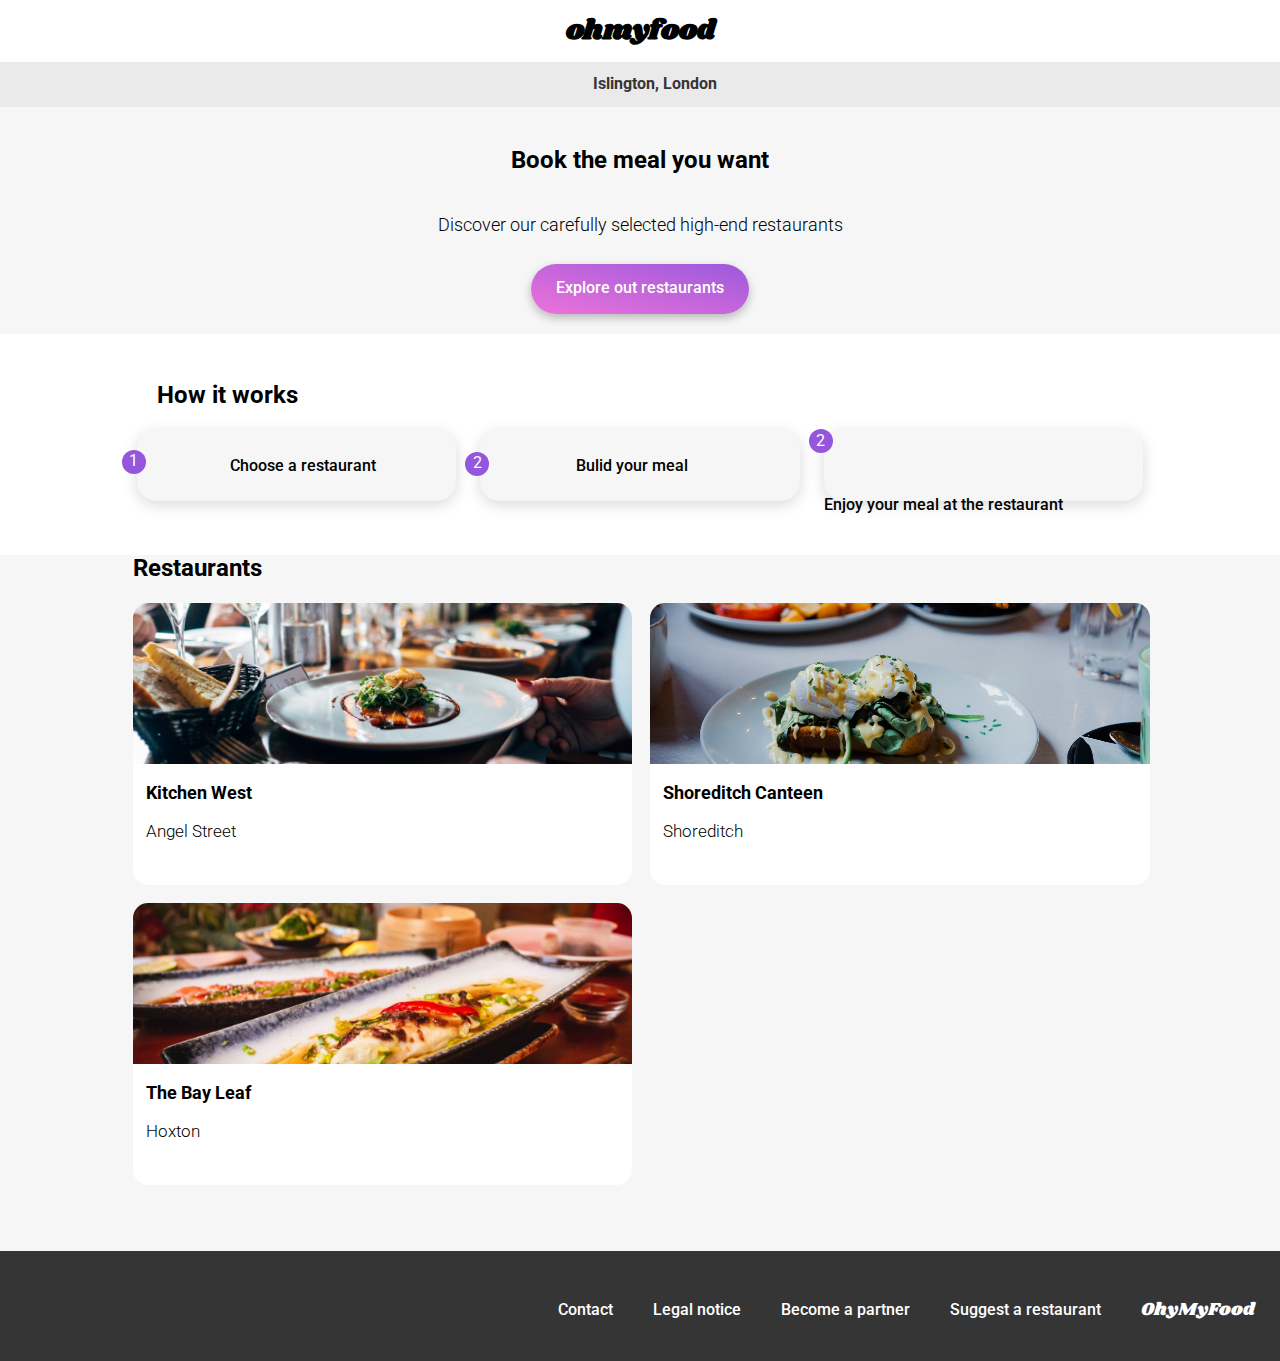
<file: index.html>
<!DOCTYPE html>
<html lang="en">
  <head>
    <meta charset="UTF-8" />
    <meta name="viewport" content="width=device-width, initial-scale=1.0" />
    <title>Document</title>
    <link rel="preconnect" href="https://fonts.googleapis.com" />
    <link rel="preconnect" href="https://fonts.gstatic.com" crossorigin />
    <link
      href="https://fonts.googleapis.com/css2?family=Roboto:ital,wght@0,100;0,300;0,500;0,700;0,900;1,100;1,300;1,400;1,500;1,700;1,900&family=Shrikhand&display=swap"
      rel="stylesheet"
    />
    <link
      rel="stylesheet"
      href="https://cdnjs.cloudflare.com/ajax/libs/font-awesome/6.2.1/css/all.min.css"
      integrity="sha512-MV7K8+y+gLIBoVD59lQIYicR65iaqukzvf/nwasF0nqhPay5w/9lJmVM2hMDcnK1OnMGCdVK+iQrJ7lzPJQd1w=="
      crossorigin="anonymous"
      referrerpolicy="no-referrer"
    />
    <link rel="stylesheet" href="./styles/style.css" />
  </head>

  <body class="home-page">
    <header>
      <h1 class="logo">ohmyfood</h1>
    </header>
    <main>
      <div class="location">
        <i class="fa-solid fa-location-dot location_icon"></i>
        <h2 class="location_text">Islington, London</h2>
      </div>
      <div class="book-meal">
        <h2 class="book-meal_title">Book the meal you want</h2>
        <p class="book-meal_description">
          Discover our carefully selected high-end restaurants
        </p>
        <div class="button">
          <button class="btn">Explore out restaurants</button>
        </div>
      </div>
      <div class="container">
        <div class="howitworks">
          <h2 class="hiw_title">How it works</h2>
          <div class="hiw_items">
            <div class="hiw_box">
              <div class="circle">
                <p>1</p>
              </div>
              <i class="fa-solid fa-mobile-screen-button hiw_box_mobile"></i>
              <h2 class="hiw_box_text">Choose a restaurant</h2>
            </div>

            <div class="hiw_box">
              <div class="circle">
                <p>2</p>
              </div>

              <i class="fa-solid fa-list-ul hiw_box_list"></i>

              <h2 class="hiw_box_text">Bulid your meal</h2>
            </div>

            <div class="hiw_box">
              <div class="circle">
                <p>2</p>
              </div>

              <i class="fa-solid fa-list-ul hiw_box_list"></i>

              <h2 class="hiw_box_text">Enjoy your meal at the restaurant</h2>
            </div>
          </div>
        </div>
      </div>

      <section class="rest">
        <div class="container">
          <h2>Restaurants</h2>
          <div class="card">
            <div class="cards">
              <img
                src="Images+and+text+ohmyfood (1)/Images and text Ohmyfood/images/restaurants/jay-wennington-N_Y88TWmGwA-unsplash.jpg"
              />

              <h3>Kitchen West <i class="fa-regular fa-heart"></i></h3>

              <p>Angel Street</p>
            </div>

            <div class="cards">
              <img
                src="./Images+and+text+ohmyfood (1)/Images and text Ohmyfood/images/restaurants/toa-heftiba-DQKerTsQwi0-unsplash.jpg"
              />

              <h3>Shoreditch Canteen</h3>
              <p>Shoreditch</p>
            </div>

            <div class="cards">
              <img
                src="Images+and+text+ohmyfood (1)/Images and text Ohmyfood/images/restaurants/louis-hansel-shotsoflouis-qNBGVyOCY8Q-unsplash.jpg"
              />

              <h3>The Bay Leaf</h3>
              <p>Hoxton</p>
            </div>
          </div>
        </div>
      </section>
    </main>
    <footer>
      <h4>OhyMyFood</h4>
      <p>Suggest a restaurant</p>
      <p>Become a partner</p>
      <p>Legal notice</p>
      <p>Contact</p>
    </footer>
  </body>
</html>
</file>
<file: styles/style.css>
/*! normalize.css v8.0.1 | MIT License | github.com/necolas/normalize.css */
/* Document
   ========================================================================== */
/**
 * 1. Correct the line height in all browsers.
 * 2. Prevent adjustments of font size after orientation changes in iOS.
 */
html {
  line-height: 1.15; /* 1 */
  -webkit-text-size-adjust: 100%; /* 2 */
}

/* Sections
   ========================================================================== */
/**
 * Remove the margin in all browsers.
 */
body {
  margin: 0;
}

/**
 * Render the `main` element consistently in IE.
 */
main {
  display: block;
}

/**
 * Correct the font size and margin on `h1` elements within `section` and
 * `article` contexts in Chrome, Firefox, and Safari.
 */
h1 {
  font-size: 2em;
  margin: 0.67em 0;
}

/* Grouping content
   ========================================================================== */
/**
 * 1. Add the correct box sizing in Firefox.
 * 2. Show the overflow in Edge and IE.
 */
hr {
  box-sizing: content-box; /* 1 */
  height: 0; /* 1 */
  overflow: visible; /* 2 */
}

/**
 * 1. Correct the inheritance and scaling of font size in all browsers.
 * 2. Correct the odd `em` font sizing in all browsers.
 */
pre {
  font-family: monospace, monospace; /* 1 */
  font-size: 1em; /* 2 */
}

/* Text-level semantics
   ========================================================================== */
/**
 * Remove the gray background on active links in IE 10.
 */
a {
  background-color: transparent;
}

/**
 * 1. Remove the bottom border in Chrome 57-
 * 2. Add the correct text decoration in Chrome, Edge, IE, Opera, and Safari.
 */
abbr[title] {
  border-bottom: none; /* 1 */
  text-decoration: underline; /* 2 */
  text-decoration: underline dotted; /* 2 */
}

/**
 * Add the correct font weight in Chrome, Edge, and Safari.
 */
b,
strong {
  font-weight: bolder;
}

/**
 * 1. Correct the inheritance and scaling of font size in all browsers.
 * 2. Correct the odd `em` font sizing in all browsers.
 */
code,
kbd,
samp {
  font-family: monospace, monospace; /* 1 */
  font-size: 1em; /* 2 */
}

/**
 * Add the correct font size in all browsers.
 */
small {
  font-size: 80%;
}

/**
 * Prevent `sub` and `sup` elements from affecting the line height in
 * all browsers.
 */
sub,
sup {
  font-size: 75%;
  line-height: 0;
  position: relative;
  vertical-align: baseline;
}

sub {
  bottom: -0.25em;
}

sup {
  top: -0.5em;
}

/* Embedded content
   ========================================================================== */
/**
 * Remove the border on images inside links in IE 10.
 */
img {
  border-style: none;
}

/* Forms
   ========================================================================== */
/**
 * 1. Change the font styles in all browsers.
 * 2. Remove the margin in Firefox and Safari.
 */
button,
input,
optgroup,
select,
textarea {
  font-family: inherit; /* 1 */
  font-size: 100%; /* 1 */
  line-height: 1.15; /* 1 */
  margin: 0; /* 2 */
}

/**
 * Show the overflow in IE.
 * 1. Show the overflow in Edge.
 */
button,
input {
  /* 1 */
  overflow: visible;
}

/**
 * Remove the inheritance of text transform in Edge, Firefox, and IE.
 * 1. Remove the inheritance of text transform in Firefox.
 */
button,
select {
  /* 1 */
  text-transform: none;
}

/**
 * Correct the inability to style clickable types in iOS and Safari.
 */
button,
[type='button'],
[type='reset'],
[type='submit'] {
  -webkit-appearance: button;
}

/**
 * Remove the inner border and padding in Firefox.
 */
button::-moz-focus-inner,
[type='button']::-moz-focus-inner,
[type='reset']::-moz-focus-inner,
[type='submit']::-moz-focus-inner {
  border-style: none;
  padding: 0;
}

/**
 * Restore the focus styles unset by the previous rule.
 */
button:-moz-focusring,
[type='button']:-moz-focusring,
[type='reset']:-moz-focusring,
[type='submit']:-moz-focusring {
  outline: 1px dotted ButtonText;
}

/**
 * Correct the padding in Firefox.
 */
fieldset {
  padding: 0.35em 0.75em 0.625em;
}

/**
 * 1. Correct the text wrapping in Edge and IE.
 * 2. Correct the color inheritance from `fieldset` elements in IE.
 * 3. Remove the padding so developers are not caught out when they zero out
 *    `fieldset` elements in all browsers.
 */
legend {
  box-sizing: border-box; /* 1 */
  color: inherit; /* 2 */
  display: table; /* 1 */
  max-width: 100%; /* 1 */
  padding: 0; /* 3 */
  white-space: normal; /* 1 */
}

/**
 * Add the correct vertical alignment in Chrome, Firefox, and Opera.
 */
progress {
  vertical-align: baseline;
}

/**
 * Remove the default vertical scrollbar in IE 10+.
 */
textarea {
  overflow: auto;
}

/**
 * 1. Add the correct box sizing in IE 10.
 * 2. Remove the padding in IE 10.
 */
[type='checkbox'],
[type='radio'] {
  box-sizing: border-box; /* 1 */
  padding: 0; /* 2 */
}

/**
 * Correct the cursor style of increment and decrement buttons in Chrome.
 */
[type='number']::-webkit-inner-spin-button,
[type='number']::-webkit-outer-spin-button {
  height: auto;
}

/**
 * 1. Correct the odd appearance in Chrome and Safari.
 * 2. Correct the outline style in Safari.
 */
[type='search'] {
  -webkit-appearance: textfield; /* 1 */
  outline-offset: -2px; /* 2 */
}

/**
 * Remove the inner padding in Chrome and Safari on macOS.
 */
[type='search']::-webkit-search-decoration {
  -webkit-appearance: none;
}

/**
 * 1. Correct the inability to style clickable types in iOS and Safari.
 * 2. Change font properties to `inherit` in Safari.
 */
::-webkit-file-upload-button {
  -webkit-appearance: button; /* 1 */
  font: inherit; /* 2 */
}

/* Interactive
   ========================================================================== */
/*
 * Add the correct display in Edge, IE 10+, and Firefox.
 */
details {
  display: block;
}

/*
 * Add the correct display in all browsers.
 */
summary {
  display: list-item;
}

/* Misc
   ========================================================================== */
/**
 * Add the correct display in IE 10+.
 */
template {
  display: none;
}

/**
 * Add the correct display in IE 10.
 */
[hidden] {
  display: none;
}

* {
  box-sizing: border-box;
}

body {
  margin: 0;
  padding: 0;
  background: #fff;
}

h1,
h2,
h3,
h4,
h5,
p {
  font-family: 'Roboto', sans-serif;
}

.container {
  max-width: 760px;
  margin: 0 auto;
}
@media (min-width: 1024px) {
  .container {
    max-width: 1055px;
  }
}

header {
  display: flex;
  justify-content: center;
}

.logo {
  font-family: 'Shrikhand', serif;
  font-size: 28px;
  margin: 0;
  padding: 15px;
}

footer {
  background-color: #353535;
  display: flex;
  width: 100%;
  padding: 22px 25px;
  flex-direction: column;
  align-items: flex-start;
}
@media (min-width: 1024px) {
  footer {
    flex-direction: row-reverse;
    align-items: baseline;
    gap: 40px;
  }
}
footer h4 {
  color: #fff;
  font-family: Shrikhand;
  font-size: 18px;
  font-style: normal;
  font-weight: 400;
  line-height: normal;
  margin-bottom: 16px;
  gap: 16px;
}
footer p {
  font-family: Roboto;
  font-size: 16px;
  font-style: normal;
  font-weight: 500;
  line-height: normal;
  color: white;
  position: relative;
}
footer .p {
  font-weight: 400;
  font-family: Roboto;
  font-size: 16px;
  font-style: normal;
  font-weight: 400;
  line-height: normal;
  position: relative;
}

.btn {
  margin: 0;
  padding: 10px;
  border-radius: 25px;
  background: var(
    --Button-Gradient,
    linear-gradient(193deg, #9356dc -11.44%, #ff79da 123.93%)
  );
  /* Shadow/Button */
  box-shadow: 0px 4px 10px 0px rgba(0, 0, 0, 0.25);
  border: none;
  color: #fff;
  display: inline-block;
  font-weight: 500;
  font-family: Roboto;
  width: 218px;
  height: 50px;
  flex-shrink: 0;
}

.home-page .location {
  background: #eaeaea;
  display: flex;
  justify-content: center;
  align-items: center;
  gap: 17px;
  font-weight: 500;
}
.home-page .location_icon {
  color: #353535;
  width: 12px;
  height: 16px;
  flex-shrink: 0;
}
.home-page .location_text {
  font-size: 16px;
  color: #353535;
}
.home-page .book-meal {
  background: #f6f6f6;
  padding: 20px;
  text-align: center;
}
.home-page .book-meal_description {
  font-size: 18px;
  font-style: normal;
  font-weight: 300;
  line-height: normal;
  margin-top: 39px;
  margin-bottom: 29px;
}

.menu-page .image {
  width: 100%;
  height: 275px;
  display: block;
  object-fit: cover;
}
.menu-page .btn {
  padding-right: 20px;
  padding-left: 20px;
}
.menu-page .content {
  position: relative;
  border-radius: 40px 40px 0px 0px;
  background-color: aqua;
  padding: 20px;
  margin-top: -100px;
}

.howitworks {
  flex-shrink: 0;
  background-color: #fff;
  margin-top: 48px;
  padding-left: 24px;
}
.howitworks .hiw_title {
  margin-left: 20px;
}
.howitworks .hiw_items {
  gap: 25px;
  display: flex;
  flex-direction: column;
}
@media (min-width: 1024px) {
  .howitworks .hiw_items {
    display: flex;
    flex-flow: row wrap;
    gap: 24px;
  }
}
.howitworks .fa-circle {
  color: #9356dc;
  width: 24px;
  height: 24px;
  flex-shrink: 0;
  margin-left: 20px;
  align-content: center;
  justify-content: center;
}

.hiw_box {
  width: 100%;
  height: 72.379px;
  flex-shrink: 0;
  border-radius: 20px;
  background-color: #f6f6f6;
  display: flex;
  align-content: center;
  box-shadow: 0px 4px 15px 0px rgba(0, 0, 0, 0.15);
}
@media (min-width: 1024px) {
  .hiw_box {
    flex-flow: row wrap;
    width: calc(33.3333333333% - 24px);
  }
}
.hiw_box_text {
  color: #000;
  font-family: Roboto;
  font-size: 16px;
  font-style: normal;
  font-weight: 500;
  line-height: normal;
  display: flex;
  align-items: center;
}
.hiw_box_mobile {
  color: #7e7e7e;
  width: 13.019px;
  height: 19.903px;
  flex-shrink: 0;
  margin: 28px 28px 33.47px;
  display: flex;
  align-items: center;
}
.hiw_box_list {
  color: #7e7e7e;
  width: 16px;
  height: 15.922px;
  flex-shrink: 0;
  flex-shrink: 0;
  margin: 28px 28px 33.47px;
  display: flex;
  align-items: center;
}
.hiw_box_store {
  color: #9356dc;
  width: 16px;
  height: 15.922px;
  flex-shrink: 0;
  flex-shrink: 0;
  margin: 28px 28px 33.47px;
  display: flex;
  align-items: center;
}

.circle {
  background-color: #9356dc;
  border-radius: 100%;
  height: 24px;
  width: 24px;
  display: flex;
  justify-content: center;
  align-items: center;
  margin-top: 25px;
  position: relative;
  left: -15px;
}
.circle p {
  text-align: center;
  color: white;
}

.rest {
  background-color: #f6f6f6;
  padding-bottom: 66px;
}
.rest h2 {
  margin-left: 20px;
  margin-top: 54px;
}

.card {
  display: flex;
  flex-direction: column;
  gap: 18px;
  flex-shrink: 0;
  margin-left: 20px;
}
@media (min-width: 1024px) {
  .card {
    flex-flow: row wrap;
  }
}

.cards {
  width: 100%;
  flex-shrink: 0;
  position: relative;
  border-radius: 15px;
  background: #fff;
}
@media (min-width: 1024px) {
  .cards {
    width: calc(50% - 18px);
  }
}
.cards h3 {
  font-size: 18px;
  font-style: normal;
  font-weight: 700;
  line-height: normal;
  margin-left: 13px;
}
.cards p {
  color: #000;
  font-family: Roboto;
  font-size: 17px;
  font-style: normal;
  font-weight: 300;
  line-height: normal;
  margin-bottom: 44px;
  margin-left: 13px;
}
.cards img {
  width: 100%;
  height: 161px;
  flex-shrink: 0;
  border-top-left-radius: 15px;
  border-top-right-radius: 15px;
  object-fit: cover;
  display: flex;
  align-content: center;
}

.fa-heart {
  margin-right: 60%;
  color: brown;
  display: inline-flex;
  flex-direction: row;
} /*# sourceMappingURL=style.css.map */
</file>
